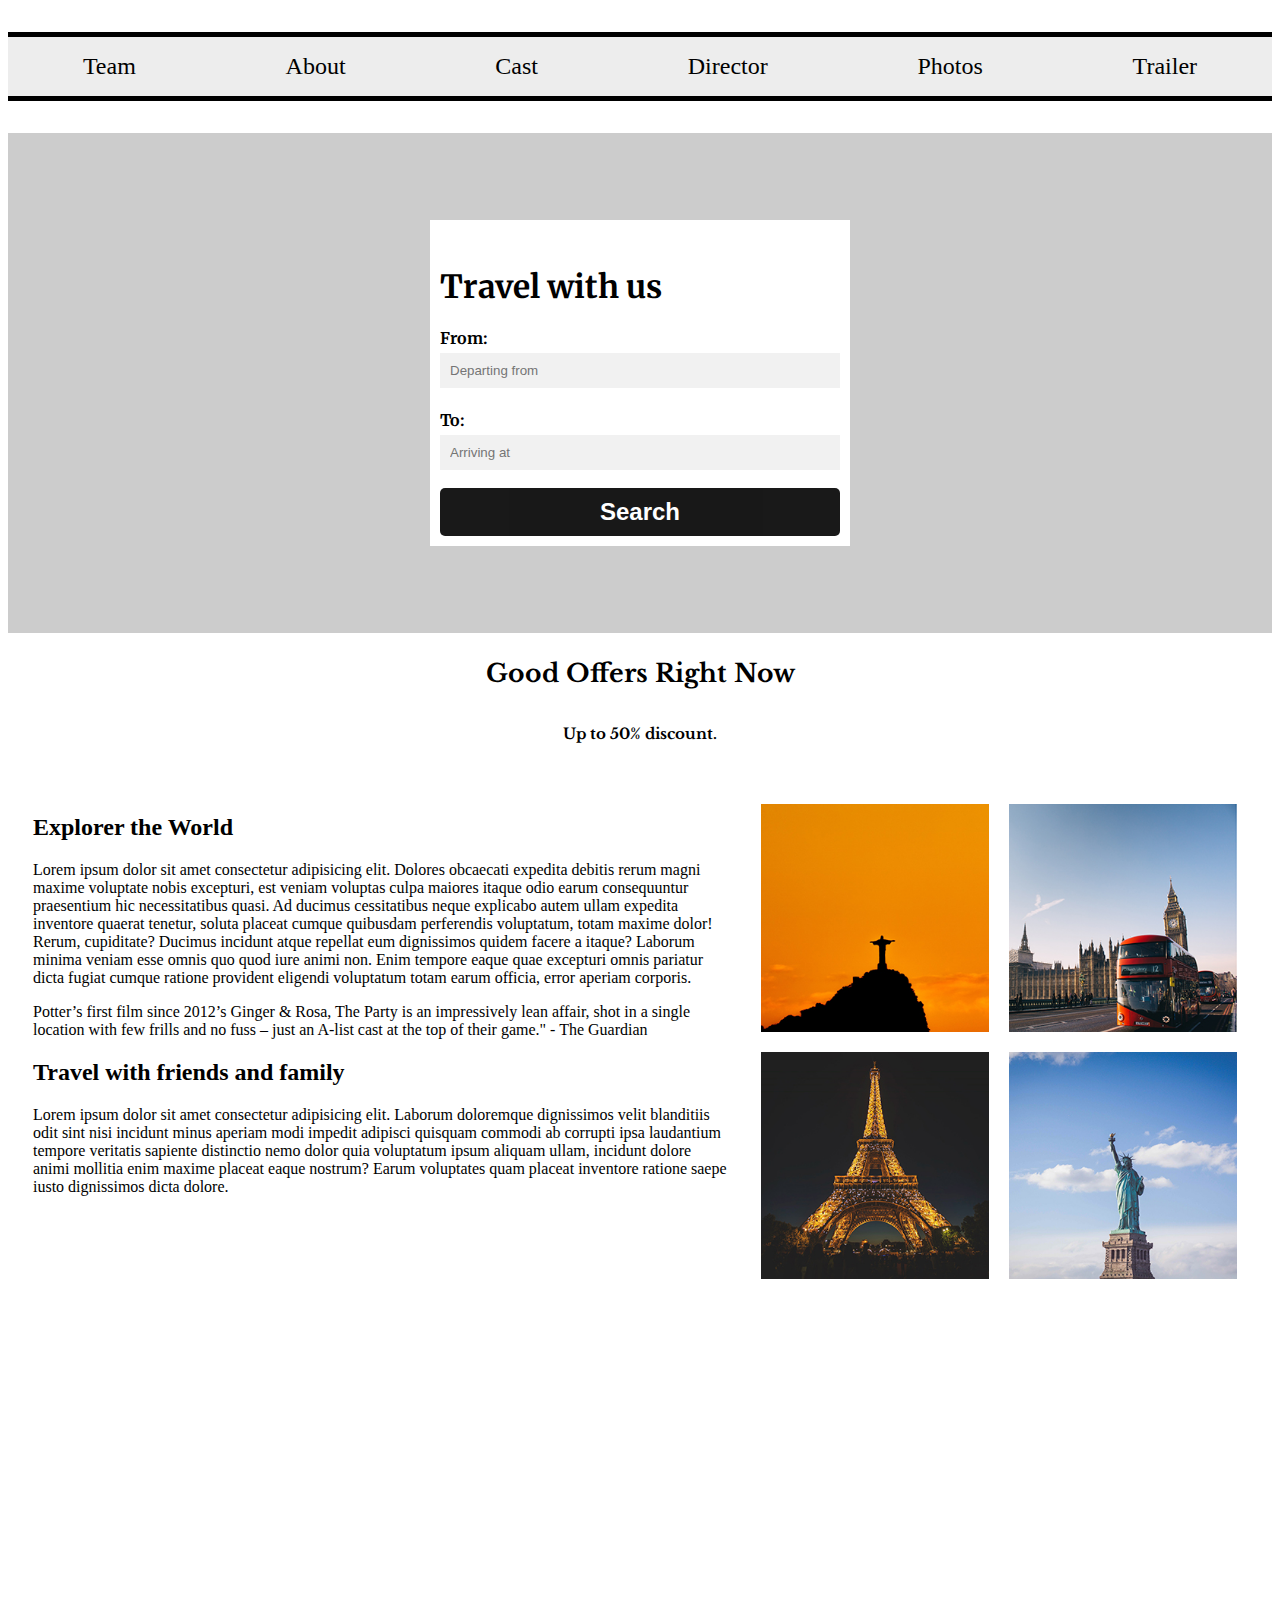
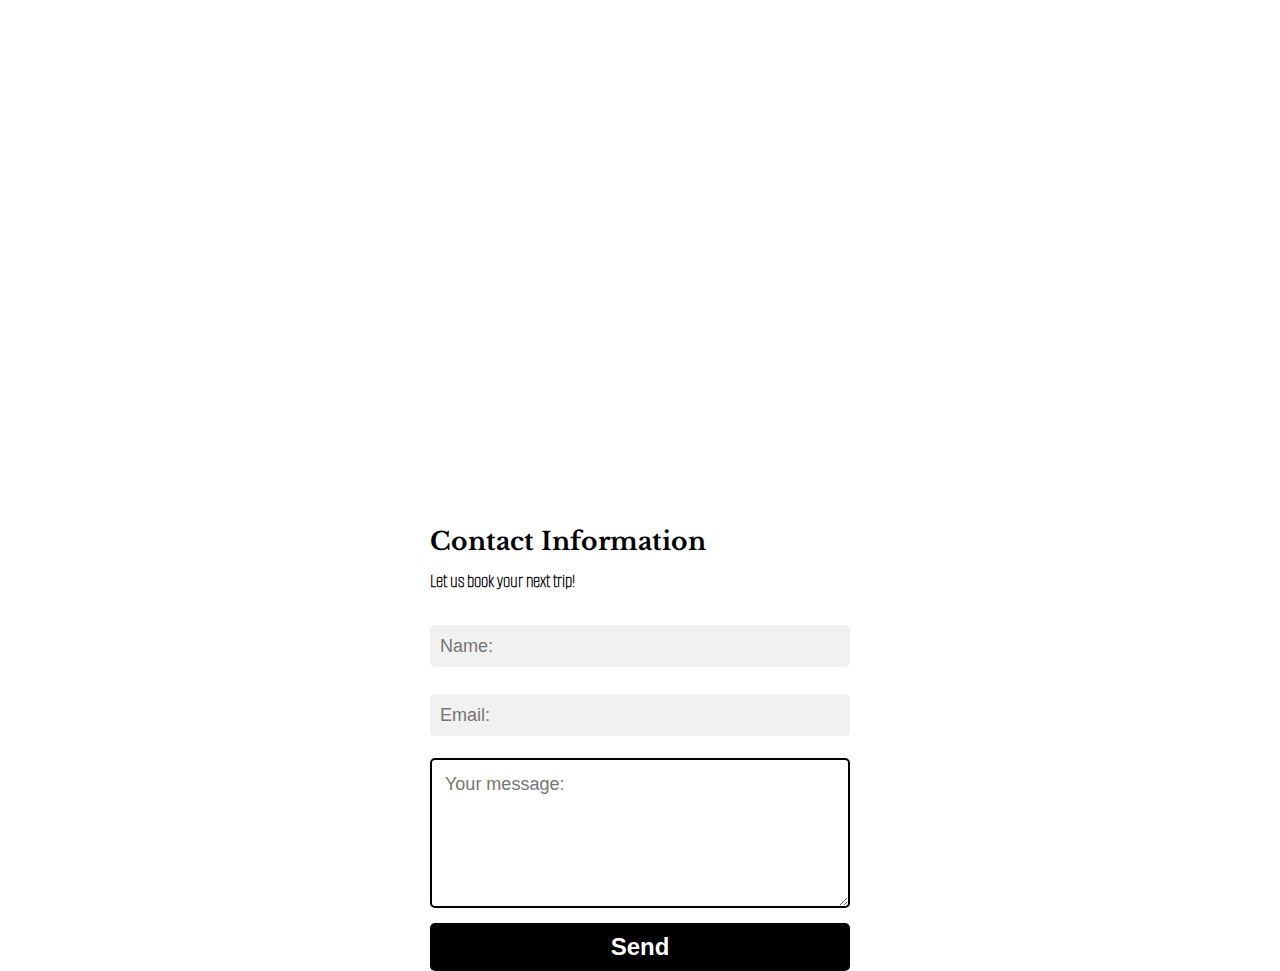
<file: index.html>
<!DOCTYPE html>
<html lang="en">
  <head>
    <title>Travel</title>
    <meta charset="UTF-8" />
    <meta name="viewport" content="width=device-width,initial-scale=1" />
    <meta name="description" content="" />
    <link rel="icon" type="image/x-icon" href="/images/travelicon.png" />
    <link rel="stylesheet" type="text/css" href="style.css" />
    <link rel="stylesheet" type="text/css" href="gallery.css" />
    <link rel="stylesheet" type="text/css" href="form.css" />
  </head>

  <body>
    <!-- Header -->
    <header>
      <nav>
        <ul>
          <li><a href="team.html">Team</a></li>
          <li><a href="about.html">About</a></li>
          <li>Cast</li>
          <li>Director</li>
          <li>Photos</li>
          <li>Trailer</li>
        </ul>
      </nav>

      <div class="bg-img">
        <form action="/action_page.php" class="container">
          <h1>Travel with us</h1>

          <label for="from"><b>From:</b></label>
          <input
            id="from"
            type="text"
            placeholder="Departing from"
            name="from"
            required />

          <label for="to"><b>To:</b></label>

          <input
            id="to"
            type="text"
            placeholder="Arriving at"
            name="to"
            required />

          <button type="submit" class="btn">Search</button>
        </form>
      </div>
    </header>
    <!-- Header End -->

    <div class="center">
      <!-- Good offers -->

      <h3>Good Offers Right Now</h3>
      <h6>Up to 50% discount.</h6>

      <!-- Gallery -->

      <div class="flex">
        <article class="flex7">
          <div>
            <h2>Explorer the World</h2>

            <p>
              Lorem ipsum dolor sit amet consectetur adipisicing elit. Dolores
              obcaecati expedita debitis rerum magni maxime voluptate nobis
              excepturi, est veniam voluptas culpa maiores itaque odio earum
              consequuntur praesentium hic necessitatibus quasi. Ad ducimus
              cessitatibus neque explicabo autem ullam expedita inventore
              quaerat tenetur, soluta placeat cumque quibusdam perferendis
              voluptatum, totam maxime dolor! Rerum, cupiditate? Ducimus
              incidunt atque repellat eum dignissimos quidem facere a itaque?
              Laborum minima veniam esse omnis quo quod iure animi non. Enim
              tempore eaque quae excepturi omnis pariatur dicta fugiat cumque
              ratione provident eligendi voluptatum totam earum officia, error
              aperiam corporis.
            </p>

            <p>
              Potter’s first film since 2012’s Ginger & Rosa, The Party is an
              impressively lean affair, shot in a single location with few
              frills and no fuss – just an A-list cast at the top of their
              game." - The Guardian
            </p>

            <h2>Travel with friends and family</h2>

            <p>
              Lorem ipsum dolor sit amet consectetur adipisicing elit. Laborum
              doloremque dignissimos velit blanditiis odit sint nisi incidunt
              minus aperiam modi impedit adipisci quisquam commodi ab corrupti
              ipsa laudantium tempore veritatis sapiente distinctio nemo dolor
              quia voluptatum ipsum aliquam ullam, incidunt dolore animi
              mollitia enim maxime placeat eaque nostrum? Earum voluptates quam
              placeat inventore ratione saepe iusto dignissimos dicta dolore.
            </p>
          </div>
        </article>

        <div class="photo-grid flex5">
          <div class="foto"><img src="images/brasilD.jpg" alt="Brasil" /></div>

          <div class="foto"><img src="images/londonD.jpg" alt="London" /></div>

          <div class="foto"><img src="images/parisD.jpg" alt="Paris" /></div>

          <div class="foto">
            <img src="images/newyorkD.jpg" alt="NewYork" />
          </div>
        </div>
      </div>
      <!-- end wrapper -->

      <div class="video-container">
        <iframe
          width="560"
          height="315"
          src="https://www.youtube-nocookie.com/embed/Jp_v2c9oqYE"
          title="YouTube video player"
          allow="accelerometer; autoplay; clipboard-write; encrypted-media; gyroscope; picture-in-picture"
          allowfullscreen></iframe>
      </div>
    </div>

    <!-- Contact -->
    <form>
      <div class="text_contact">
        <h3>Contact Information</h3>
      </div>

      <div class="text_contact2">
        <h4>Let us book your next trip!</h4>
      </div>

      <input
        name="name"
        type="text"
        class="feedback-input"
        placeholder="Name:" />
      <input
        name="email"
        type="text"
        class="feedback-input"
        placeholder="Email:" />
      <textarea
        name="text"
        class="feedback-input"
        placeholder="Your message:"></textarea>
      <input type="submit" value="Send" />
    </form>
  </body>
</html>
</file>
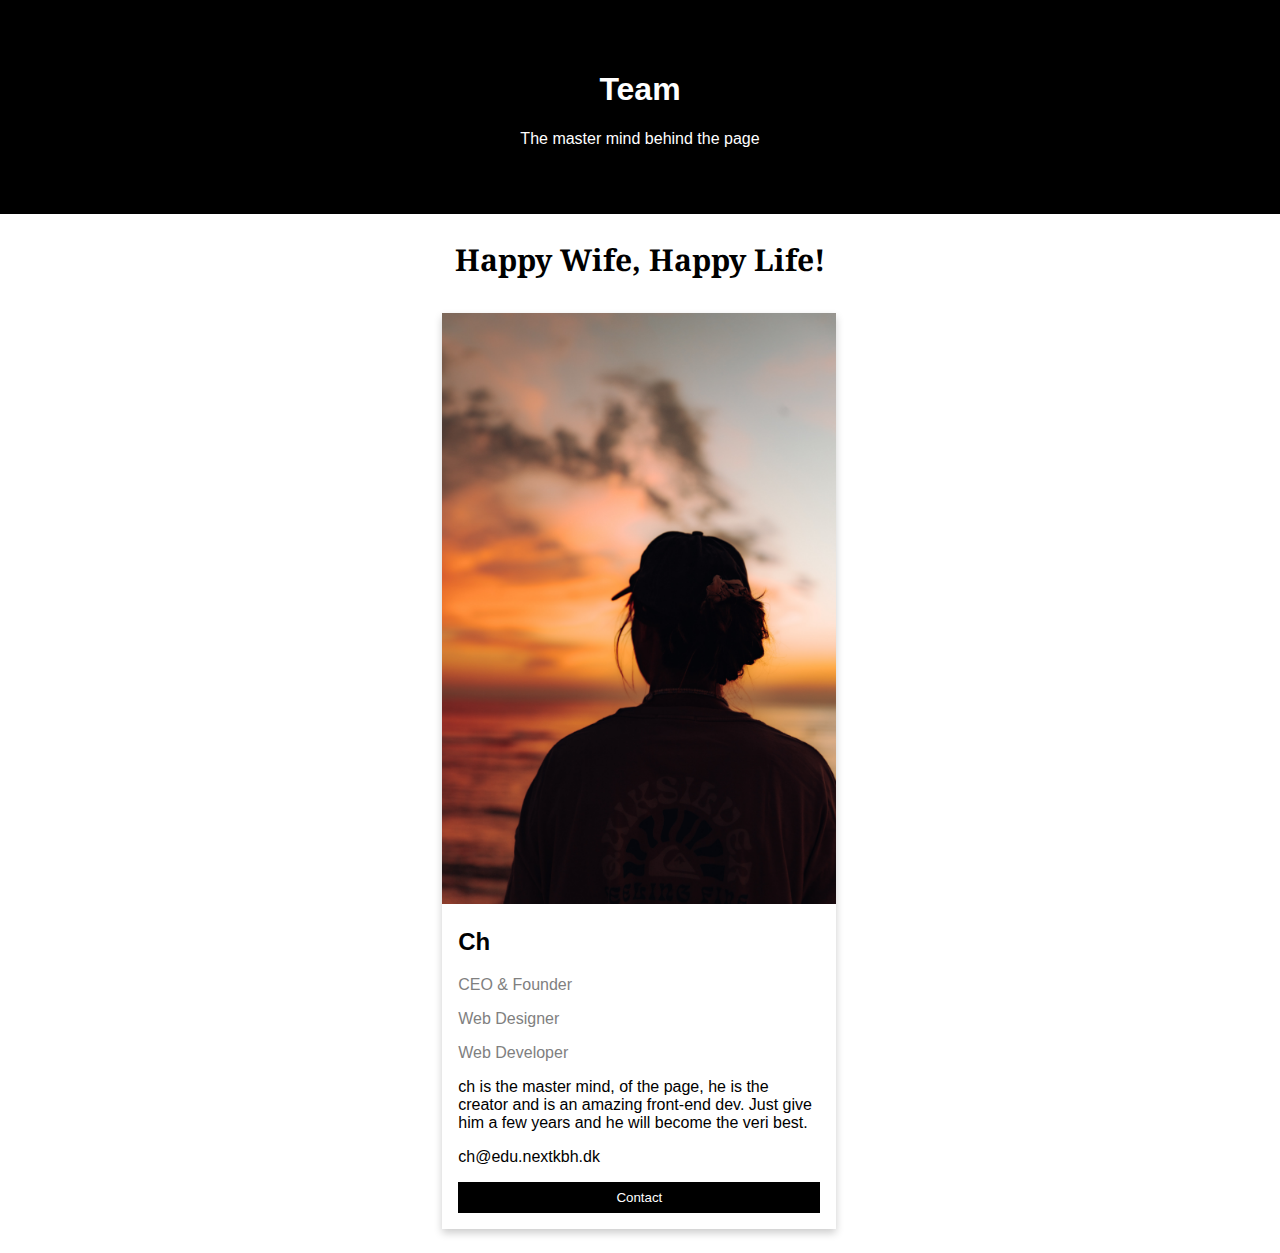
<file: team.html>
<!DOCTYPE html>
<html lang="zxx">
  <head>
    <meta charset="UTF-8" />
    <meta http-equiv="X-UA-Compatible" content="IE=edge" />
    <meta name="viewport" content="width=device-width, initial-scale=1.0" />
    <link rel="stylesheet" href="team.css" />
    <title>Team</title>
  </head>

  <body>
    <div class="about-section">
      <h1>Team</h1>
      <p>The master mind behind the page</p>
    </div>

    <h2 class="h2quote">Happy Wife, Happy Life!</h2>

    <div class="row">
      <div class="column">
        <div class="card">
          <!-- <img src="/images/thamied.png" alt="Jane" style="width:100%"> -->
          <div class="container">
            <h2></h2>
            <p class="title"></p>
            <p></p>
            <p></p>
          </div>
        </div>
      </div>

      <div class="column">
        <div class="card">
          <img
            src="images/picture-of-me.jpg"
            alt="picture of me"
            style="width: 100%" />
          <div class="container">
            <h2>Ch</h2>
            <p class="title">CEO & Founder</p>
            <p class="title">Web Designer</p>
            <p class="title">Web Developer</p>
            <p>
              ch is the master mind, of the page, he is the creator and is an
              amazing front-end dev. Just give him a few years and he will
              become the veri best.
            </p>
            <p>ch@edu.nextkbh.dk</p>
            <p><button class="button">Contact</button></p>
          </div>
        </div>
      </div>

      <div class="column">
        <div class="card">
          <!--<img src="/images/Johnny_Sins.webp" alt="John" style="width:100%">-->
          <div class="container">
            <h2></h2>
            <p class="title"></p>
            <p></p>
            <p></p>
          </div>
        </div>
      </div>
    </div>
  </body>
</html>
</file>
<file: style.css>
/* Google fonts */
@import url("https://fonts.googleapis.com/css2?family=Libre+Baskerville&display=swap");

h1 {
  font-size: 2em;
  padding: 0.5em 0 0;
}

nav {
  margin: 2em 0;
}

nav ul,
footer {
  justify-content: space-around;
}

nav ul {
  list-style-type: none;
  border-top: solid 5px rgb(0, 0, 0);
  border-bottom: solid 5px rgb(0, 0, 0);
  padding: 1em 0;
  background-color: rgb(237, 237, 237);
  font-weight: 500;
}

nav li {
  font-size: 1.5em;
  display: flex;
}

/* cast:  */
.cast {
  list-style: none;
  list-style-position: inside;
}

.cast li {
  padding-bottom: 0.75em;
  font-weight: 500;
}

/* Good offers */

h3 {
  font-size: 25px;
}

h6 {
  font-size: 15px;
}

h3,
h6 {
  font-family: "Libre Baskerville", serif;
  text-align: center;
}

nav ul,
footer,
section,
article {
  display: flex;
}

/*  se https://www.smashingmagazine.com/2014/02/making-embedded-content-work-in-responsive-design/  */
.video-container {
  position: relative;
  padding-bottom: 56.25%;
  /* - for 16:9 video*/
  /*padding-bottom: 75%;*/
  /* - for 4:3 video*/
  padding-top: 35px;
  height: 0;
  overflow: hidden;
}

.video-container iframe {
  position: absolute;
  top: 0;
  left: 0;
  width: 100%;
  height: 100%;
  border: none;
  padding: 0.6em 1%;
}

[class*="flex"] {
  padding: 0.5em 1%;
}

.flex5 {
  flex: 5;
}

.flex7 {
  flex: 7;
}

a {
  color: black;
  text-decoration: none;
}

a {
  box-shadow: inset 0 0 0 0 #000000;
  color: #000000;
  margin: 0 -0.25rem;
  padding: 0 0.25rem;
  transition: color 0.3s ease-in-out, box-shadow 0.3s ease-in-out;
}

a:hover {
  box-shadow: inset 100px 0 0 0 #000000;
  color: white;
}

.center {
  max-width: 1280px;
  margin: 0 auto;
}

.flex {
  width: 100%;
  display: flex;
  justify-content: space-between;
}
</file>
<file: gallery.css>
/* Gallery*/



img {
  width: 100%;
  height: 100%;
  display: block;
}

.photo-grid {
  display: flex;
  margin-left: auto;
  flex-wrap: wrap;

}

.foto {
  max-width: 46%;
  margin: 2%;
}
</file>
<file: form.css>
/* Google fonts */
@import url("https://fonts.googleapis.com/css2?family=Merriweather&display=swap");
@import url("https://fonts.googleapis.com/css2?family=Alumni+Sans+Pinstripe&display=swap");

body,
html {
  height: 100%;
}

* {
  box-sizing: border-box;
}

.bg-img {
  /* The image used */
  background-image: url("https://images.unsplash.com/photo-1551748629-08d916ed6682?ixlib=rb-1.2.1&ixid=MnwxMjA3fDB8MHxwaG90by1wYWdlfHx8fGVufDB8fHx8&auto=format&fit=crop&w=2394&q=80");
  /* The image used */
  background-color: #cccccc;
  /* Used if the image is unavailable */
  height: 40%;
  min-height: 500px;
  background-position: center;
  /* Center the image */
  background-repeat: no-repeat;
  /* Do not repeat the image */
  background-size: cover;
  /* Resize the background image to cover the entire container */
  display: flex;
  justify-content: center;
  align-items: center;
  font-family: "Merriweather", serif;
}

/* Add styles to the form container */
.container {
  width: auto;
  height: auto;
  padding: 10px;
  background-color: rgb(255, 255, 255);
  overflow: hidden;
}

/* Full-width input fields */
input[type="text"],
input[type="password"] {
  width: 100%;
  padding: 10px;
  margin: 5px 0 22px 0;
  border: none;
  background: #f1f1f1;
}

input[type="text"]:focus,
input[type="password"]:focus {
  background-color: #ddd;
  outline: none;
}

/* Set a style for the submit button */
.btn {
  background-color: #000000;
  color: white;
  padding: 16px 20px;
  border: none;
  cursor: pointer;
  width: 100%;
  opacity: 0.9;
}

.btn:hover {
  opacity: 1;
}

h1 {
  font-family: "Merriweather", serif;
}

/* Contact */

@import url(https://fonts.googleapis.com/css?family=Montserrat:400,700);

form {
  max-width: 420px;
  margin: 50px auto;
}

.feedback-input {
  color: rgb(0, 0, 0);
  font-family: Helvetica, Arial, sans-serif;
  font-weight: 500;
  font-size: 18px;
  border-radius: 5px;
  line-height: 22px;
  background-color: transparent;
  border: 2px solid #000000;
  transition: all 0.3s;
  padding: 13px;
  margin-bottom: 15px;
  width: 100%;
  box-sizing: border-box;
  outline: 0;
}

.feedback-input:focus {
  border: 2px solid #000000;
}

textarea {
  height: 150px;
  line-height: 150%;
  resize: vertical;
}

[type="submit"] {
  font-family: "Montserrat", Arial, Helvetica, sans-serif;
  width: 100%;
  background: #000000;
  border-radius: 5px;
  border: 0;
  cursor: pointer;
  color: white;
  font-size: 24px;
  padding-top: 10px;
  padding-bottom: 10px;
  transition: all 0.3s;
  margin-top: -4px;
  font-weight: 700;
}

[type="submit"]:hover {
  background: #363636;
}

.text_contact {
  font-family: "Alumni Sans Pinstripe", sans-serif;
  font-size: 20px;
  text-align: left;
  display: flex;
  margin-bottom: -40px;
}

.text_contact2 {
  font-family: "Alumni Sans Pinstripe", sans-serif;
  font-size: 20px;
  text-align: left;
  display: flex;
}
</file>
<file: team.css>
@import url("https://fonts.googleapis.com/css2?family=Noto+Serif:ital@1&display=swap");

body {
  font-family: Arial, Helvetica, sans-serif;
  margin: 0;
}

html {
  box-sizing: border-box;
}

*,
*:before,
*:after {
  box-sizing: inherit;
}

.column {
  float: left;
  width: 33.3%;
  margin-bottom: 16px;
  padding: 0 8px;
}

.card {
  box-shadow: 0 4px 8px 0 rgba(0, 0, 0, 0.2);
  margin: 8px;
}

.about-section {
  padding: 50px;
  text-align: center;
  background-color: black;
  color: white;
}

.container {
  padding: 0 16px;
}

.container::after,
.row::after {
  content: "";
  clear: both;
  display: table;
}

.title {
  color: grey;
}

.button {
  border: none;
  outline: 0;
  display: inline-block;
  padding: 8px;
  color: white;
  background-color: #000;
  text-align: center;
  cursor: pointer;
  width: 100%;
}

.button:hover {
  background-color: #555;
}

@media screen and (max-width: 650px) {
  .column {
    width: 100%;
    display: block;
  }
}

.h2quote {
  font-family: "Noto Serif", serif;
  text-align: center;
  font-size: 30px;
}
</file>
